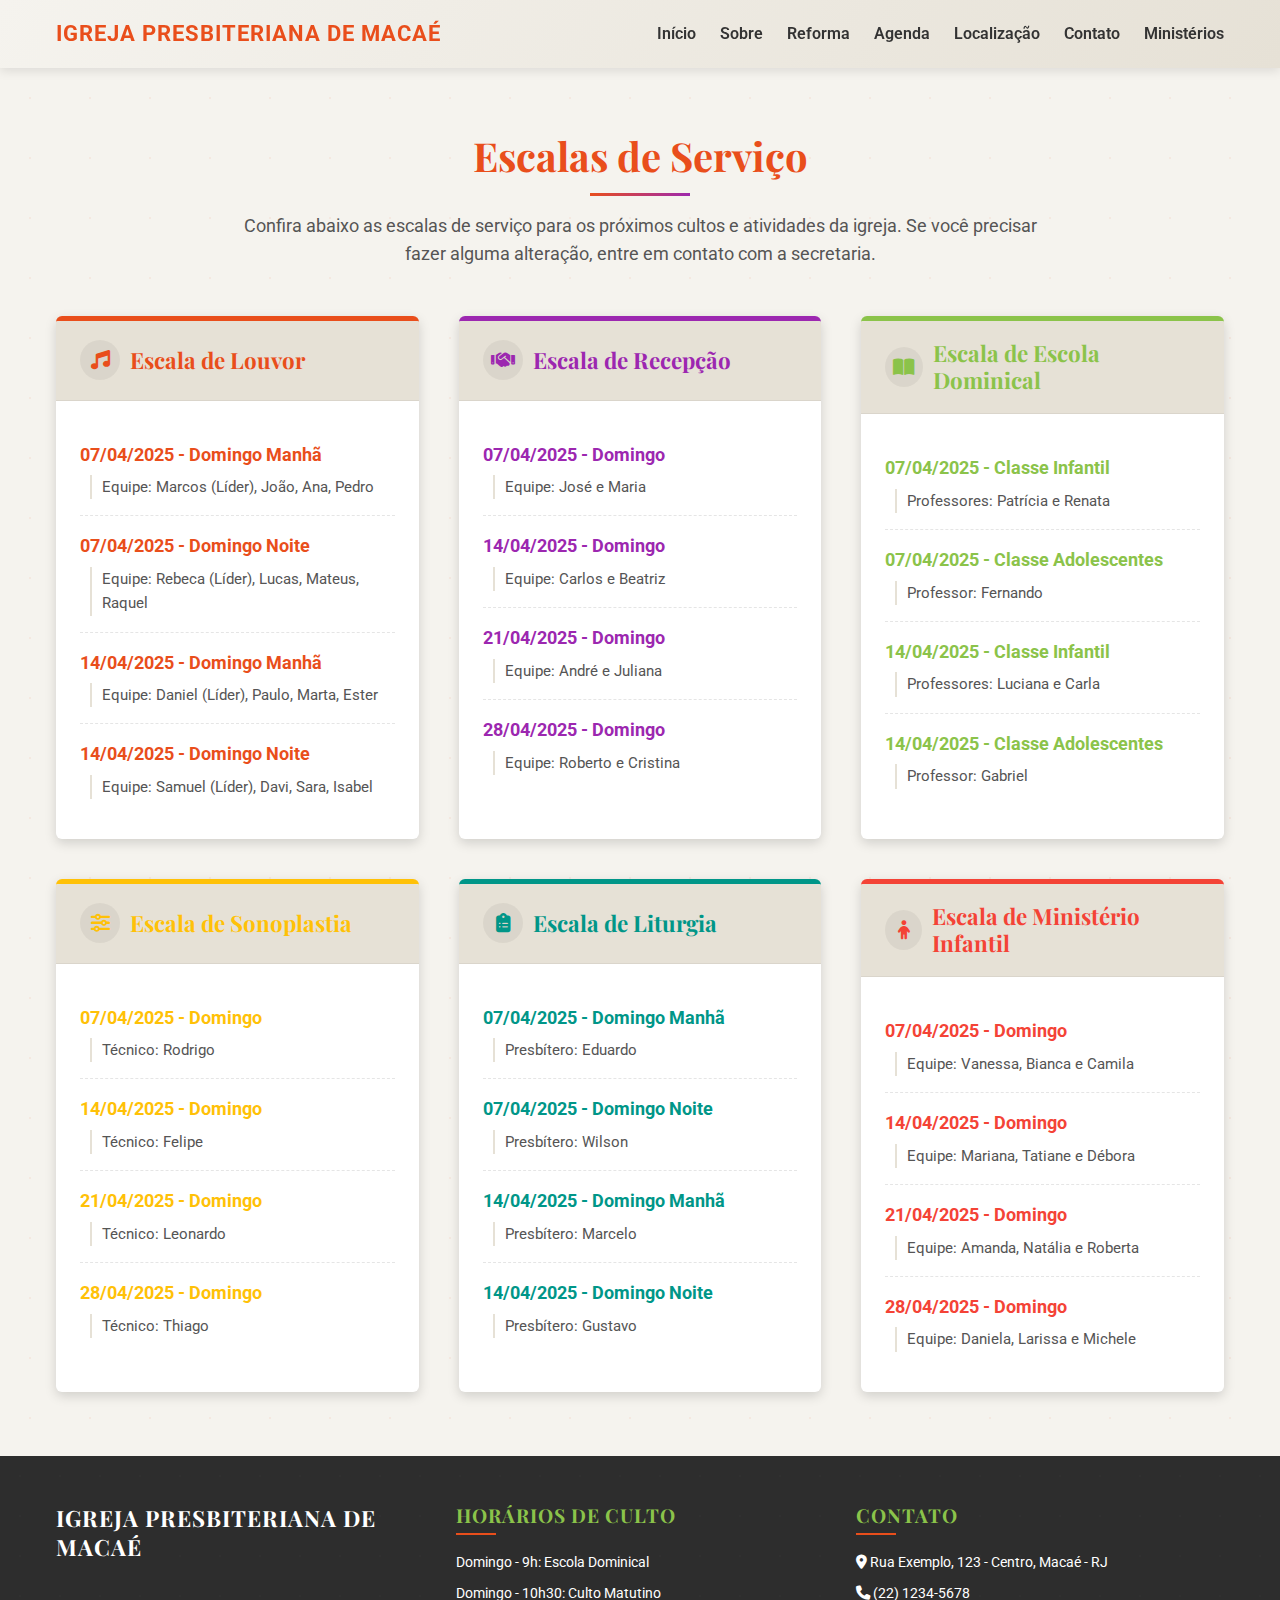
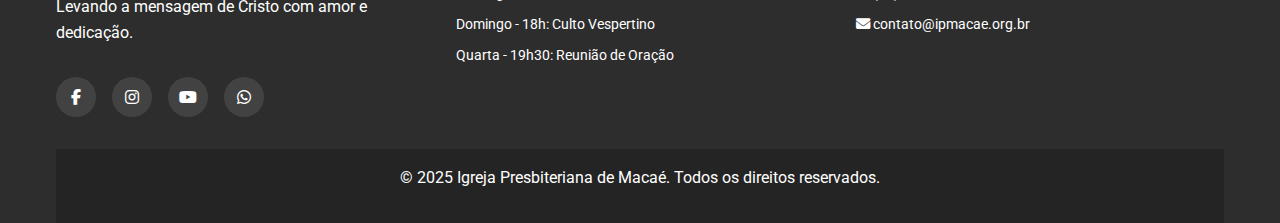
<file: escalas.html>
<!DOCTYPE html>
<html lang="pt-BR">
<head>
    <meta charset="UTF-8">
    <meta name="viewport" content="width=device-width, initial-scale=1.0">
    <title>Igreja Presbiteriana de Macaé</title>
    <link rel="preconnect" href="https://fonts.googleapis.com">
    <link rel="preconnect" href="https://fonts.gstatic.com" crossorigin>
    <link href="https://fonts.googleapis.com/css2?family=Roboto:wght@300;400;500;700&family=Playfair+Display:wght@400;700&display=swap" rel="stylesheet">
    <link rel="stylesheet" href="https://cdnjs.cloudflare.com/ajax/libs/font-awesome/6.5.1/css/all.min.css">
    <meta name="description" content="Igreja Presbiteriana de Macaé - Uma comunidade comprometida com o ensino bíblico, a adoração sincera e o serviço ao próximo.">
    <link rel="stylesheet" href="./assets/styles/escalas.css">
</head>
<body>
    <header>
        <div class="container header-container">
            <div class="logo">
                <a href="index.html">
                    <span>Igreja Presbiteriana de Macaé</span>
                </a>
            </div>
            <nav class="main-nav">
                <button class="mobile-menu-toggle" aria-label="Abrir menu">
                    <span></span>
                    <span></span>
                    <span></span>
                </button>
                <ul class="nav-links">
                    <li><a href="index.html">Início</a></li>
                    <li><a href="sobre.html">Sobre</a></li>
                    <li><a href="index.html#reforma">Reforma</a></li>
                    <li><a href="index.html#agenda">Agenda</a></li>
                    <li><a href="index.html#localizacao">Localização</a></li>
                    <li><a href="index.html#contato">Contato</a></li>
                    <li><a href="index.html#ministerios">Ministérios</a></li>
                    
                </ul>
            </nav>
        </div>
    </header>
    
    <main class="main-content">
        <div class="container">
            <div class="page-header">
                <h1>Escalas de Serviço</h1>
                <p class="page-description">Confira abaixo as escalas de serviço para os próximos cultos e atividades da igreja. Se você precisar fazer alguma alteração, entre em contato com a secretaria.</p>
            </div>
            
            <div class="escalas-grid">
                <div class="escala-card">
                    <div class="escala-header">
                        <h3 class="escala-title">
                            <span class="escala-icon"><i class="fas fa-music"></i></span>
                            Escala de Louvor
                        </h3>
                    </div>
                    <div class="escala-content">
                        <ul class="escala-lista">
                            <li class="escala-item">
                                <span class="escala-data">07/04/2025 - Domingo Manhã</span>
                                <span class="escala-pessoa">Equipe: Marcos (Líder), João, Ana, Pedro</span>
                            </li>
                            <li class="escala-item">
                                <span class="escala-data">07/04/2025 - Domingo Noite</span>
                                <span class="escala-pessoa">Equipe: Rebeca (Líder), Lucas, Mateus, Raquel</span>
                            </li>
                            <li class="escala-item">
                                <span class="escala-data">14/04/2025 - Domingo Manhã</span>
                                <span class="escala-pessoa">Equipe: Daniel (Líder), Paulo, Marta, Ester</span>
                            </li>
                            <li class="escala-item">
                                <span class="escala-data">14/04/2025 - Domingo Noite</span>
                                <span class="escala-pessoa">Equipe: Samuel (Líder), Davi, Sara, Isabel</span>
                            </li>
                        </ul>
                    </div>
                </div>
                
                <div class="escala-card">
                    <div class="escala-header">
                        <h3 class="escala-title">
                            <span class="escala-icon"><i class="fas fa-handshake"></i></span>
                            Escala de Recepção
                        </h3>
                    </div>
                    <div class="escala-content">
                        <ul class="escala-lista">
                            <li class="escala-item">
                                <span class="escala-data">07/04/2025 - Domingo</span>
                                <span class="escala-pessoa">Equipe: José e Maria</span>
                            </li>
                            <li class="escala-item">
                                <span class="escala-data">14/04/2025 - Domingo</span>
                                <span class="escala-pessoa">Equipe: Carlos e Beatriz</span>
                            </li>
                            <li class="escala-item">
                                <span class="escala-data">21/04/2025 - Domingo</span>
                                <span class="escala-pessoa">Equipe: André e Juliana</span>
                            </li>
                            <li class="escala-item">
                                <span class="escala-data">28/04/2025 - Domingo</span>
                                <span class="escala-pessoa">Equipe: Roberto e Cristina</span>
                            </li>
                        </ul>
                    </div>
                </div>
                
                <div class="escala-card">
                    <div class="escala-header">
                        <h3 class="escala-title">
                            <span class="escala-icon"><i class="fas fa-book-open"></i></span>
                            Escala de Escola Dominical
                        </h3>
                    </div>
                    <div class="escala-content">
                        <ul class="escala-lista">
                            <li class="escala-item">
                                <span class="escala-data">07/04/2025 - Classe Infantil</span>
                                <span class="escala-pessoa">Professores: Patrícia e Renata</span>
                            </li>
                            <li class="escala-item">
                                <span class="escala-data">07/04/2025 - Classe Adolescentes</span>
                                <span class="escala-pessoa">Professor: Fernando</span>
                            </li>
                            <li class="escala-item">
                                <span class="escala-data">14/04/2025 - Classe Infantil</span>
                                <span class="escala-pessoa">Professores: Luciana e Carla</span>
                            </li>
                            <li class="escala-item">
                                <span class="escala-data">14/04/2025 - Classe Adolescentes</span>
                                <span class="escala-pessoa">Professor: Gabriel</span>
                            </li>
                        </ul>
                    </div>
                </div>
                
                <div class="escala-card">
                    <div class="escala-header">
                        <h3 class="escala-title">
                            <span class="escala-icon"><i class="fas fa-sliders-h"></i></span>
                            Escala de Sonoplastia
                        </h3>
                    </div>
                    <div class="escala-content">
                        <ul class="escala-lista">
                            <li class="escala-item">
                                <span class="escala-data">07/04/2025 - Domingo</span>
                                <span class="escala-pessoa">Técnico: Rodrigo</span>
                            </li>
                            <li class="escala-item">
                                <span class="escala-data">14/04/2025 - Domingo</span>
                                <span class="escala-pessoa">Técnico: Felipe</span>
                            </li>
                            <li class="escala-item">
                                <span class="escala-data">21/04/2025 - Domingo</span>
                                <span class="escala-pessoa">Técnico: Leonardo</span>
                            </li>
                            <li class="escala-item">
                                <span class="escala-data">28/04/2025 - Domingo</span>
                                <span class="escala-pessoa">Técnico: Thiago</span>
                            </li>
                        </ul>
                    </div>
                </div>
                
                <div class="escala-card">
                    <div class="escala-header">
                        <h3 class="escala-title">
                            <span class="escala-icon"><i class="fas fa-clipboard-list"></i></span>
                            Escala de Liturgia
                        </h3>
                    </div>
                    <div class="escala-content">
                        <ul class="escala-lista">
                            <li class="escala-item">
                                <span class="escala-data">07/04/2025 - Domingo Manhã</span>
                                <span class="escala-pessoa">Presbítero: Eduardo</span>
                            </li>
                            <li class="escala-item">
                                <span class="escala-data">07/04/2025 - Domingo Noite</span>
                                <span class="escala-pessoa">Presbítero: Wilson</span>
                            </li>
                            <li class="escala-item">
                                <span class="escala-data">14/04/2025 - Domingo Manhã</span>
                                <span class="escala-pessoa">Presbítero: Marcelo</span>
                            </li>
                            <li class="escala-item">
                                <span class="escala-data">14/04/2025 - Domingo Noite</span>
                                <span class="escala-pessoa">Presbítero: Gustavo</span>
                            </li>
                        </ul>
                    </div>
                </div>
                
                <div class="escala-card">
                    <div class="escala-header">
                        <h3 class="escala-title">
                            <span class="escala-icon"><i class="fas fa-child"></i></span>
                            Escala de Ministério Infantil
                        </h3>
                    </div>
                    <div class="escala-content">
                        <ul class="escala-lista">
                            <li class="escala-item">
                                <span class="escala-data">07/04/2025 - Domingo</span>
                                <span class="escala-pessoa">Equipe: Vanessa, Bianca e Camila</span>
                            </li>
                            <li class="escala-item">
                                <span class="escala-data">14/04/2025 - Domingo</span>
                                <span class="escala-pessoa">Equipe: Mariana, Tatiane e Débora</span>
                            </li>
                            <li class="escala-item">
                                <span class="escala-data">21/04/2025 - Domingo</span>
                                <span class="escala-pessoa">Equipe: Amanda, Natália e Roberta</span>
                            </li>
                            <li class="escala-item">
                                <span class="escala-data">28/04/2025 - Domingo</span>
                                <span class="escala-pessoa">Equipe: Daniela, Larissa e Michele</span>
                            </li>
                        </ul>
                    </div>
                </div>
            </div>
        </div>
    </main>
    
    <footer>
        <div class="container">
            <div class="footer-container">
                <div class="footer-section">
                    <div class="footer-logo">
                        <h3>Igreja Presbiteriana de Macaé</h3>
                    </div>
                    <p>Levando a mensagem de Cristo com amor e dedicação.</p>
                    <div class="social-icons">
                        <a href="#" aria-label="Facebook"><i class="fab fa-facebook-f"></i></a>
                        <a href="#" aria-label="Instagram"><i class="fab fa-instagram"></i></a>
                        <a href="#" aria-label="YouTube"><i class="fab fa-youtube"></i></a>
                        <a href="#" aria-label="WhatsApp"><i class="fab fa-whatsapp"></i></a>
                    </div>
                </div>
                
                <div class="footer-section">
                    <h4>Horários de Culto</h4>
                    <div class="footer-horarios">
                        <p>Domingo - 9h: Escola Dominical</p>
                        <p>Domingo - 10h30: Culto Matutino</p>
                        <p>Domingo - 18h: Culto Vespertino</p>
                        <p>Quarta - 19h30: Reunião de Oração</p>
                    </div>
                </div>
                
                <div class="footer-section">
                    <h4>Contato</h4>
                    <div class="footer-contact">
                        <p><i class="fas fa-map-marker-alt"></i> Rua Exemplo, 123 - Centro, Macaé - RJ</p>
                        <p><i class="fas fa-phone"></i> (22) 1234-5678</p>
                        <p><i class="fas fa-envelope"></i> contato@ipmacae.org.br</p>
                    </div>
                </div>
            </div>
            
            <div class="copyright">
                <p>&copy; 2025 Igreja Presbiteriana de Macaé. Todos os direitos reservados.</p>
            </div>
        </div>
    </footer>
    
    <script src="./assets/js/menu.js"></script>
</body>
</html>
</file>
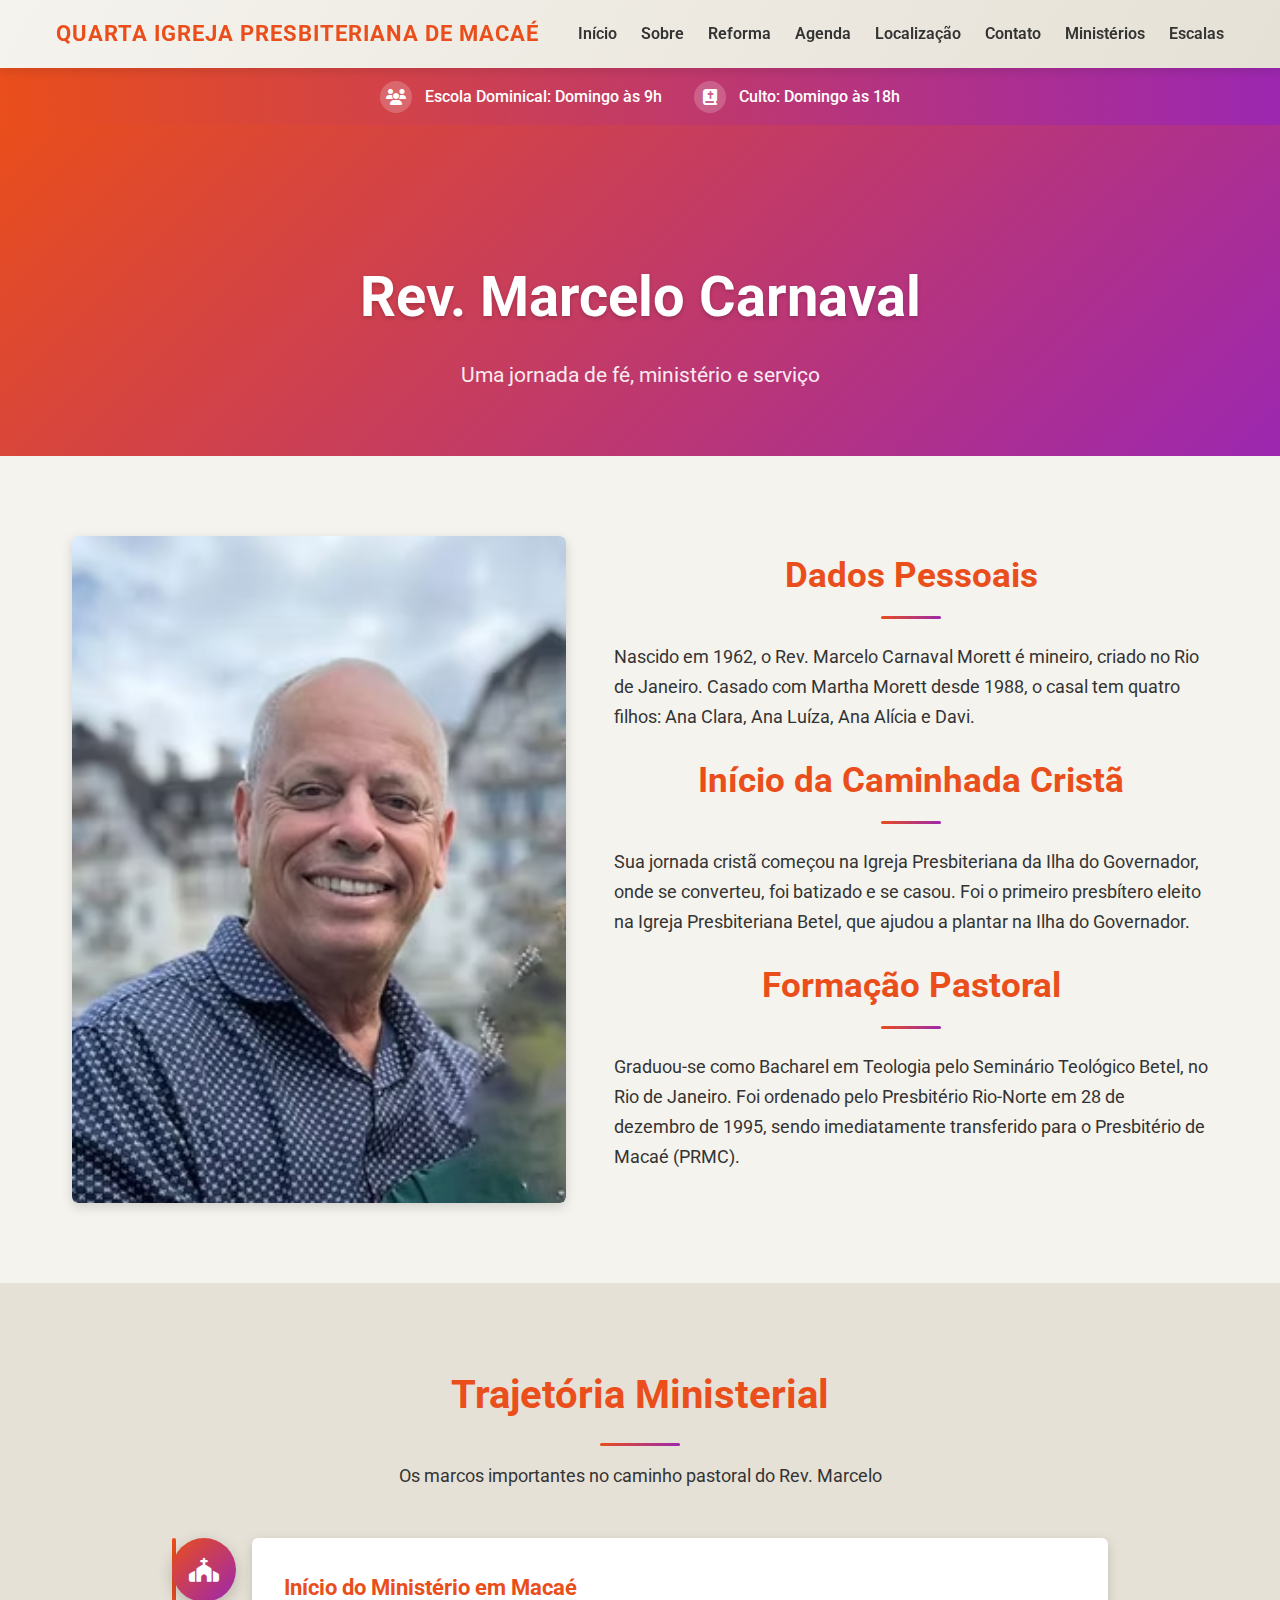
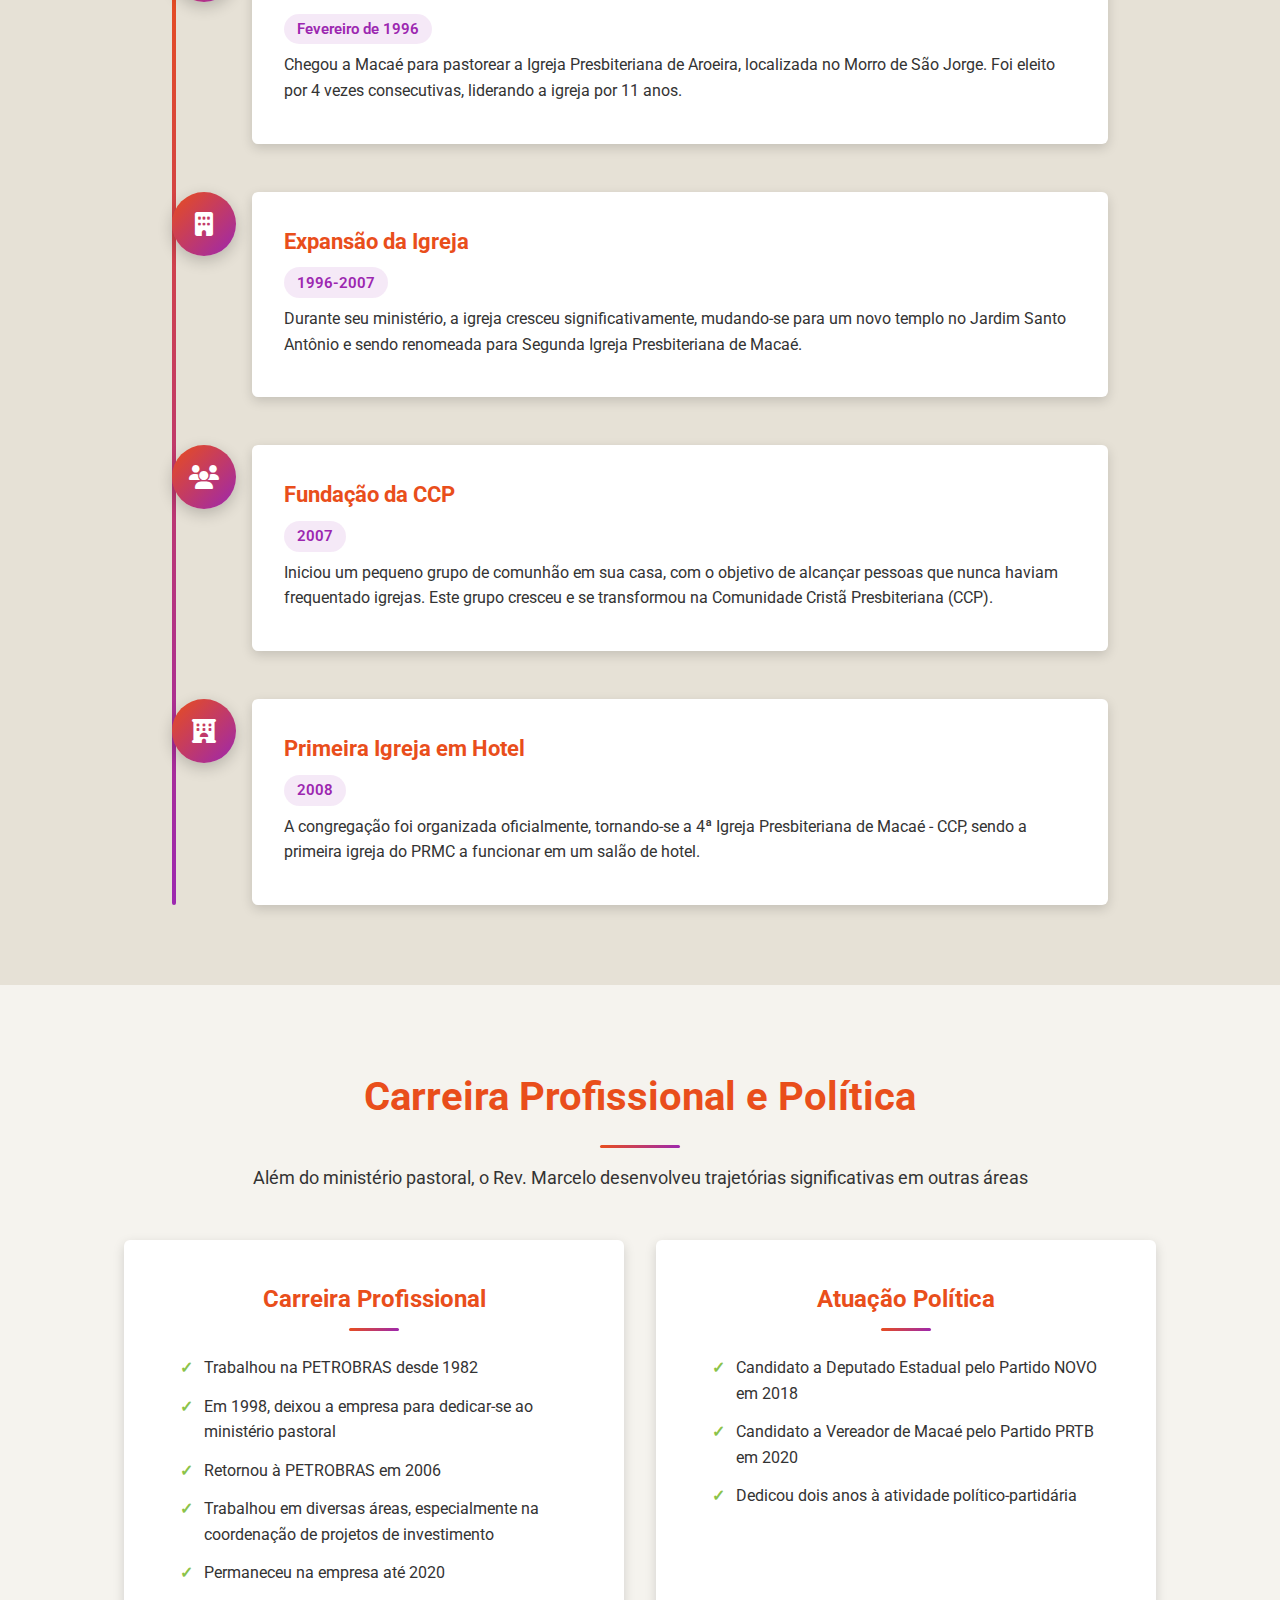
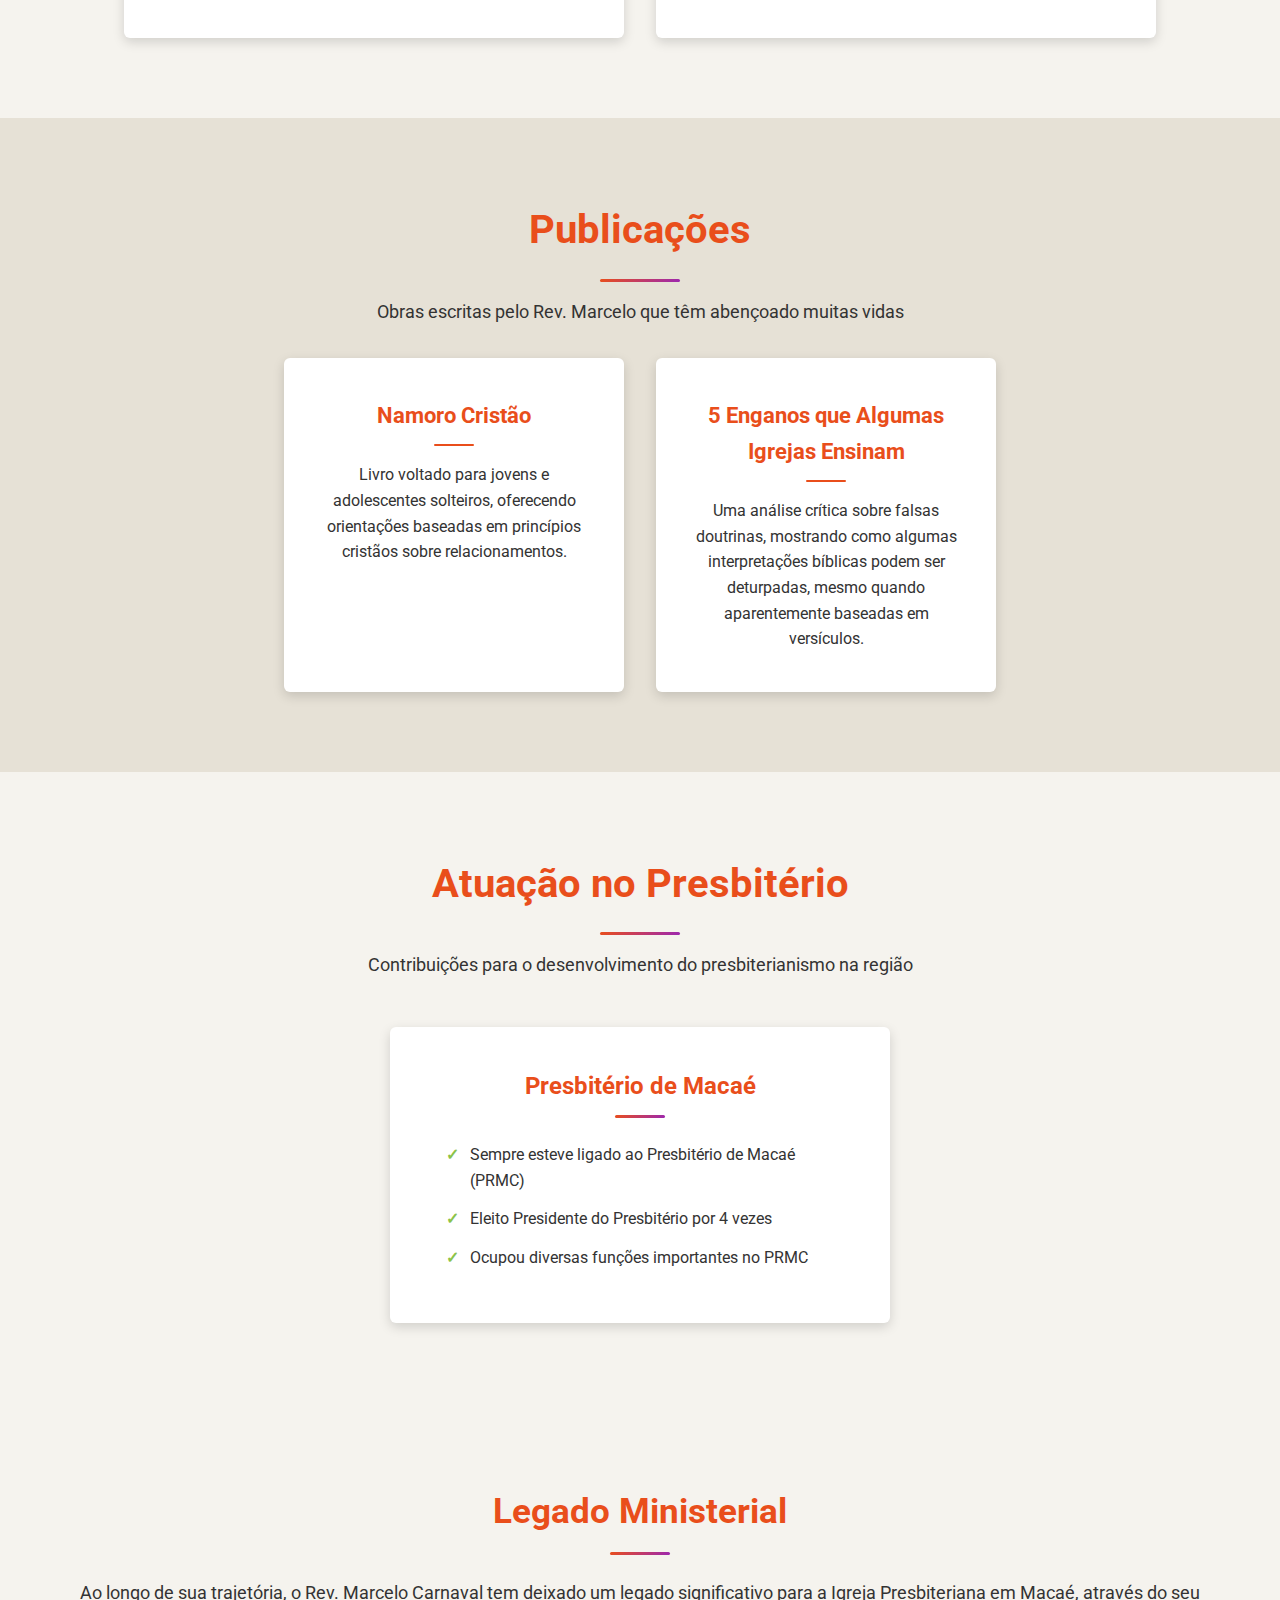
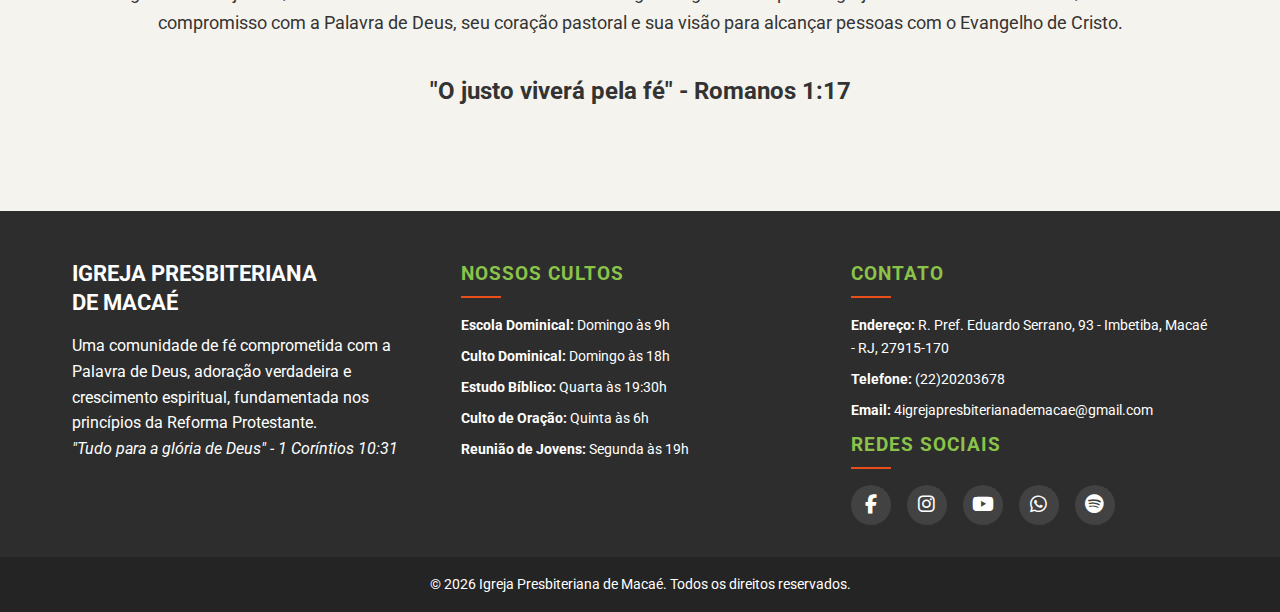
<file: pastor.html>
<!DOCTYPE html>
<html lang="pt-BR">
<head>
    <meta charset="UTF-8">
    <meta name="viewport" content="width=device-width, initial-scale=1.0">
    
    <!-- Essential SEO Meta Tags -->
    <meta name="description" content="Conheça a história e trajetória do Rev. Marcelo Carnaval, sua formação, ministério e contribuições para a Igreja Presbiteriana de Macaé.">
    <meta name="author" content="Quarta Igreja Presbiteriana de Macaé">
    <link rel="preconnect" href="https://fonts.googleapis.com">
    <link rel="preconnect" href="https://fonts.gstatic.com" crossorigin>
    <link href="https://fonts.googleapis.com/css2?family=Roboto:wght@400;500;700&family=Playfair+Display:wght@500;600;700&display=swap" rel="stylesheet">
        <!-- Stylesheet -->
    <link rel="stylesheet" href="./assets/styles/pastor.css">
    <!-- Fontawesome -->
    <link rel="stylesheet" href="https://cdnjs.cloudflare.com/ajax/libs/font-awesome/6.4.2/css/all.min.css">
    
    <title>Rev. Marcelo Carnaval - Trajetória | Quarta Igreja Presbiteriana de Macaé</title>
</head>
<body>
    <!-- Cabeçalho -->
    <header>
        <div class="container header-container">
            <div class="logo">
                <a href="index.html">
                    <span>Quarta Igreja Presbiteriana de Macaé</span>
                </a>
            </div>
            <nav class="main-nav">
                <button class="mobile-menu-toggle" aria-label="Abrir menu">
                    <span></span>
                    <span></span>
                    <span></span>
                </button>
                <ul class="nav-links">
                    <li><a href="index.html">Início</a></li>
                    <li><a href="sobre.html">Sobre</a></li>
                    <li><a href="index.html#reforma">Reforma</a></li>
                    <li><a href="index.html#agenda">Agenda</a></li>
                    <li><a href="index.html#localizacao">Localização</a></li>
                    <li><a href="index.html#contato">Contato</a></li>
                    <li><a href="index.html#ministerios">Ministérios</a></li>
                    <li><a href="escalas.html">Escalas</a></li>
                </ul>
            </nav>
        </div>
    </header>
    
    <!-- Barra de próximos eventos -->
    <div class="proximos-eventos">
        <div class="container">
            <div class="eventos-slider">
                <div class="evento-item">
                    <div class="evento-icone">
                        <i class="fas fa-bible"></i>
                    </div>
                    <span>Escola dominical - Domingo 9h</span>
                </div>
                <div class="evento-item">
                    <div class="evento-icone">
                        <i class="fas fa-praying-hands"></i>
                    </div>
                    <span>Culto de Adoração - Domingo 18h</span>
                </div>
                <div class="evento-item">
                    <div class="evento-icone">
                        <i class="fas fa-users"></i>
                    </div>
                    <span>Reunião de Oração - Quarta 19h30</span>
                </div>
            </div>
        </div>
    </div>

    <main>
        <!-- Banner da página -->
        <section class="sobre-banner">
            <div class="container">
                <h1>Rev. Marcelo Carnaval</h1>
                <p class="subtitle">Uma jornada de fé, ministério e serviço</p>
            </div>
        </section>

        <!-- Seção História do Pastor -->
        <section class="sobre-historia" id="trajetoria">
            <div class="container">
                <div class="sobre-content">
                    <div class="sobre-image">
                        <img src="./assets/imagens/Pastor Marcelo.png" alt="Rev. Marcelo Carnaval" loading="lazy">
                    </div>
                    <div class="sobre-text">
                        <h2 class="text-center">Dados Pessoais</h2>
                        <p>Nascido em 1962, o Rev. Marcelo Carnaval Morett é mineiro, criado no Rio de Janeiro. Casado com Martha Morett desde 1988, o casal tem quatro filhos: Ana Clara, Ana Luíza, Ana Alícia e Davi.</p>
                        
                        <h2 class="text-center">Início da Caminhada Cristã</h2>
                        <p>Sua jornada cristã começou na Igreja Presbiteriana da Ilha do Governador, onde se converteu, foi batizado e se casou. Foi o primeiro presbítero eleito na Igreja Presbiteriana Betel, que ajudou a plantar na Ilha do Governador.</p>
                        
                        <h2 class="text-center">Formação Pastoral</h2>
                        <p>Graduou-se como Bacharel em Teologia pelo Seminário Teológico Betel, no Rio de Janeiro. Foi ordenado pelo Presbitério Rio-Norte em 28 de dezembro de 1995, sendo imediatamente transferido para o Presbitério de Macaé (PRMC).</p>
                    </div>
                </div>
            </div>
        </section>

        <!-- Seção de Ministério -->
        <section class="sobre-formacao" id="ministerio">
            <div class="container">
                <h2 class="section-title text-center">Trajetória Ministerial</h2>
                <p class="section-description text-center">Os marcos importantes no caminho pastoral do Rev. Marcelo</p>
                
                <div class="timeline">
                    <div class="timeline-item">
                        <div class="timeline-marker">
                            <i class="fas fa-church"></i>
                        </div>
                        <div class="timeline-content">
                            <h3>Início do Ministério em Macaé</h3>
                            <p class="timeline-date">Fevereiro de 1996</p>
                            <p>Chegou a Macaé para pastorear a Igreja Presbiteriana de Aroeira, localizada no Morro de São Jorge. Foi eleito por 4 vezes consecutivas, liderando a igreja por 11 anos.</p>
                        </div>
                    </div>
                    
                    <div class="timeline-item">
                        <div class="timeline-marker">
                            <i class="fas fa-building"></i>
                        </div>
                        <div class="timeline-content">
                            <h3>Expansão da Igreja</h3>
                            <p class="timeline-date">1996-2007</p>
                            <p>Durante seu ministério, a igreja cresceu significativamente, mudando-se para um novo templo no Jardim Santo Antônio e sendo renomeada para Segunda Igreja Presbiteriana de Macaé.</p>
                        </div>
                    </div>
                    
                    <div class="timeline-item">
                        <div class="timeline-marker">
                            <i class="fas fa-users"></i>
                        </div>
                        <div class="timeline-content">
                            <h3>Fundação da CCP</h3>
                            <p class="timeline-date">2007</p>
                            <p>Iniciou um pequeno grupo de comunhão em sua casa, com o objetivo de alcançar pessoas que nunca haviam frequentado igrejas. Este grupo cresceu e se transformou na Comunidade Cristã Presbiteriana (CCP).</p>
                        </div>
                    </div>
                    
                    <div class="timeline-item">
                        <div class="timeline-marker">
                            <i class="fas fa-hotel"></i>
                        </div>
                        <div class="timeline-content">
                            <h3>Primeira Igreja em Hotel</h3>
                            <p class="timeline-date">2008</p>
                            <p>A congregação foi organizada oficialmente, tornando-se a 4ª Igreja Presbiteriana de Macaé - CCP, sendo a primeira igreja do PRMC a funcionar em um salão de hotel.</p>
                        </div>
                    </div>
                </div>
            </div>
        </section>

        <!-- Seção Profissional e Política -->
        <section class="especialidades" id="carreira">
            <div class="container">
                <h2 class="section-title text-center">Carreira Profissional e Política</h2>
                <p class="section-description text-center">Além do ministério pastoral, o Rev. Marcelo desenvolveu trajetórias significativas em outras áreas</p>
                
                <div class="especialidades-container">
                    <div class="coluna-especialidade">
                        <h3>Carreira Profissional</h3>
                        <ul>
                            <li>Trabalhou na PETROBRAS desde 1982</li>
                            <li>Em 1998, deixou a empresa para dedicar-se ao ministério pastoral</li>
                            <li>Retornou à PETROBRAS em 2006</li>
                            <li>Trabalhou em diversas áreas, especialmente na coordenação de projetos de investimento</li>
                            <li>Permaneceu na empresa até 2020</li>
                        </ul>
                    </div>
                    <div class="coluna-especialidade">
                        <h3>Atuação Política</h3>
                        <ul>
                            <li>Candidato a Deputado Estadual pelo Partido NOVO em 2018</li>
                            <li>Candidato a Vereador de Macaé pelo Partido PRTB em 2020</li>
                            <li>Dedicou dois anos à atividade político-partidária</li>
                        </ul>
                    </div>
                </div>
            </div>
        </section>

        <!-- Seção de Publicações -->
        <section class="diferenciais" id="publicacoes">
            <div class="container">
                <h2 class="section-title text-center">Publicações</h2>
                <p class="section-description text-center">Obras escritas pelo Rev. Marcelo que têm abençoado muitas vidas</p>
                
                <div class="container-diferenciais">
                    <article class="coluna-diferencial">
                        <h3>Namoro Cristão</h3>
                        <p>Livro voltado para jovens e adolescentes solteiros, oferecendo orientações baseadas em princípios cristãos sobre relacionamentos.</p>
                    </article>
                    
                    <article class="coluna-diferencial">
                        <h3>5 Enganos que Algumas Igrejas Ensinam</h3>
                        <p>Uma análise crítica sobre falsas doutrinas, mostrando como algumas interpretações bíblicas podem ser deturpadas, mesmo quando aparentemente baseadas em versículos.</p>
                    </article>
                </div>
            </div>
        </section>

        <!-- Seção de Atuação Presbiterial -->
        <section class="especialidades" id="atuacao-presbiterial">
            <div class="container">
                <h2 class="section-title text-center">Atuação no Presbitério</h2>
                <p class="section-description text-center">Contribuições para o desenvolvimento do presbiterianismo na região</p>
                
                <div class="especialidades-container">
                    <div class="coluna-especialidade">
                        <h3>Presbitério de Macaé</h3>
                        <ul>
                            <li>Sempre esteve ligado ao Presbitério de Macaé (PRMC)</li>
                            <li>Eleito Presidente do Presbitério por 4 vezes</li>
                            <li>Ocupou diversas funções importantes no PRMC</li>
                        </ul>
                    </div>
                </div>
            </div>
        </section>

        <!-- Seção de Agradecimento/Conclusão -->
        <section class="sobre-historia" id="gratidao">
            <div class="container">
                <div class="sobre-content">
                    <div class="sobre-text" style="flex: 1 1 100%; text-align: center;">
                        <h2 class="text-center">Legado Ministerial</h2>
                        <p>Ao longo de sua trajetória, o Rev. Marcelo Carnaval tem deixado um legado significativo para a Igreja Presbiteriana em Macaé, através do seu compromisso com a Palavra de Deus, seu coração pastoral e sua visão para alcançar pessoas com o Evangelho de Cristo.</p>
                        
                        <p style="font-size: 1.5rem; font-weight: bold; margin-top: 2rem;">"O justo viverá pela fé" - Romanos 1:17</p>
                    </div>
                </div>
            </div>
        </section>
    </main>

    <!-- Rodapé -->
    <footer>
        <div id="contato" class="container footer-container">
            <!-- Seção 1: Logo e Sobre -->
            <div class="footer-section">
                <div class="footer-logo">
                    <h3>Quarta Igreja<br>Presbiteriana de Macaé</h3>
                </div>
                <p>Uma comunidade de fé comprometida com a Palavra de Deus, adoração verdadeira e crescimento espiritual, fundamentada nos princípios da Reforma Protestante.</p>
                <p><em>"Tudo para a glória de Deus" - 1 Coríntios 10:31</em></p>
            </div>
            
            <!-- Seção 2: Horários dos Cultos -->
            <div class="footer-section">
                <h4>Nossos Cultos</h4>
                <div class="footer-horarios">
                    <p><strong>Culto Dominical:</strong> Domingo às 10h e 18h</p>
                    <p><strong>Escola Dominical:</strong> Domingo às 9h</p>
                    <p><strong>Estudo Bíblico:</strong> Quarta às 19h30</p>
                    <p><strong>Culto de Oração:</strong> Sexta às 19h</p>
                    <p><strong>Reunião de Jovens:</strong> Sábado às 19h</p>
                </div>
            </div>
            
            <!-- Seção 3: Contato e Horários -->
            <div class="footer-section">
                <div class="footer-contact">
                    <h4>Contato</h4>
                    <p><strong>Endereço:</strong> Rua XXXX, nº XXX - Bairro, Macaé - RJ</p>
                    <p><strong>Telefone:</strong> (22) XXXX-XXXX</p>
                    <p><strong>Email:</strong> contato@ipmacae.com.br</p>
                </div>
                
                <div class="footer-social">
                    <h4>Redes Sociais</h4>
                    <div class="social-icons">
                        <a href="#" aria-label="Facebook">
                            <i class="fab fa-facebook-f"></i>
                        </a>
                        <a href="#" aria-label="Instagram">
                            <i class="fab fa-instagram"></i>
                        </a>
                        <a href="#" aria-label="YouTube">
                            <i class="fab fa-youtube"></i>
                        </a>
                        <a href="#" aria-label="WhatsApp">
                            <i class="fab fa-whatsapp"></i>
                        </a>
                        <a href="#" aria-label="Spotify">
                            <i class="fab fa-spotify"></i>
                        </a>
                    </div>
                </div>
            </div>
        </div>
        
        <!-- Copyright -->
        <div class="copyright">
            <div class="container">
                <p>&copy; 2025 Quarta Igreja Presbiteriana de Macaé. Todos os direitos reservados.</p>
            </div>
        </div>
    </footer>
    
    <!-- Scripts -->
    <script src="./assets/js/menu.js"></script>
    <script src="./assets/js/atualizador-conteudo-dinamico.js"></script>
</body>
</html>
</file>
<file: assets/styles/escalas.css>
/* ============================================
   ESCALAS.CSS - SISTEMA DE ESTILO SUSTENTÁVEL
   Quarta Igreja Presbiteriana de Macaé
   ============================================ */

/* --------------------------------------
   1. VARIÁVEIS E CONFIGURAÇÕES GLOBAIS
   -------------------------------------- */
   :root {
    /* Cores principais */
    --primary-color: #e94e1b;       /* Laranja vibrante */
    --secondary-color: #9c27b0;     /* Roxo intenso */
    --accent-color: #8bc34a;        /* Verde lima */
    
    /* Cores neutras */
    --text-color: #333;
    --light-text: #fff;
    --dark-bg: #2d2d2d;
    --light-bg: #f5f3ee;            /* Fundo creme claro */
    --gray-bg: #e6e1d6;             /* Fundo bege */
    
    /* Cores vibrantes adicionais */
    --vibrant-yellow: #ffc107;
    --vibrant-red: #f44336;
    --vibrant-teal: #009688;
    
    /* Gradientes */
    --gradient-bg: linear-gradient(135deg, var(--primary-color) 0%, var(--secondary-color) 100%);
    
    /* Utilitários */
    --transition: all 0.3s ease;
    --shadow: 0 4px 12px rgba(0, 0, 0, 0.15);
    --shadow-hover: 0 12px 20px rgba(0, 0, 0, 0.2);
    --border-radius: 6px;
    
    /* Espaçamentos */
    --space-xs: 0.5rem;
    --space-sm: 1rem;
    --space-md: 1.5rem;
    --space-lg: 2rem;
    --space-xl: 3rem;
    --space-xxl: 4rem;
}

/* --------------------------------------
   2. RESET E ESTILOS BASE
   -------------------------------------- */
* {
    margin: 0;
    padding: 0;
    box-sizing: border-box;
}

body {
    font-family: 'Roboto', sans-serif;
    color: var(--text-color);
    line-height: 1.6;
    background-color: var(--light-bg);
}

img {
    max-width: 100%;
    height: auto;
    display: block;
}

a {
    text-decoration: none;
    color: var(--primary-color);
    transition: var(--transition);
}

a:hover {
    color: var(--secondary-color);
}

/* --------------------------------------
   3. TIPOGRAFIA
   -------------------------------------- */
h1, h2, h3, h4, h5, h6 {
    font-family: 'Playfair Display', serif;
    margin-bottom: 1rem;
    font-weight: 700;
    line-height: 1.2;
}

h1 {
    font-size: 2.5rem;
    margin-bottom: 1.5rem;
}

h2 {
    font-size: 2rem;
    margin-bottom: 1.2rem;
}

h3 {
    font-size: 1.5rem;
    margin-bottom: 1rem;
}

p {
    margin-bottom: 1rem;
}

/* --------------------------------------
   4. CONTÊINERES E UTILITÁRIOS
   -------------------------------------- */
.container {
    width: 100%;
    max-width: 1200px;
    margin: 0 auto;
    padding: 0 var(--space-sm);
}

.section-title {
    text-align: center;
    position: relative;
    margin-bottom: 2.5rem;
    padding-bottom: 1rem;
}

.section-title::after {
    content: '';
    position: absolute;
    bottom: 0;
    left: 50%;
    transform: translateX(-50%);
    width: 80px;
    height: 3px;
    background-color: var(--accent-color);
}

/* --------------------------------------
   5. HEADER E NAVEGAÇÃO
   -------------------------------------- */
header {
    background: linear-gradient(120deg, var(--light-bg) 0%, var(--gray-bg) 100%);
    box-shadow: 0 3px 10px rgba(0, 0, 0, 0.1);
    position: sticky;
    top: 0;
    z-index: 1000;
}

.header-container {
    display: flex;
    justify-content: space-between;
    align-items: center;
    padding: var(--space-sm);
}

.logo a {
    display: flex;
    align-items: center;
    gap: 0.75rem;
    color: var(--primary-color);
    font-weight: 700;
    font-size: 1.4rem;
    text-transform: uppercase;
    letter-spacing: 1px;
}

/* Navegação principal */
.main-nav {
    display: flex;
    align-items: center;
}

.nav-links {
    display: flex;
    list-style: none;
    gap: 1.5rem;
}

.nav-links a {
    color: var(--text-color);
    font-weight: 600;
    position: relative;
}

.nav-links a:not(.btn-nav):hover, 
.nav-links a.active {
    color: var(--primary-color);
}

.nav-links a:not(.btn-nav)::after {
    content: '';
    position: absolute;
    bottom: -5px;
    left: 0;
    width: 0;
    height: 3px;
    background-color: var(--primary-color);
    transition: var(--transition);
}

.nav-links a:not(.btn-nav):hover::after,
.nav-links a.active::after {
    width: 100%;
}

/* Botão de menu móvel */
.mobile-menu-toggle {
    display: none;
    background: none;
    border: none;
    cursor: pointer;
}

.mobile-menu-toggle span {
    display: block;
    width: 25px;
    height: 3px;
    background-color: var(--primary-color);
    margin: 5px 0;
    transition: var(--transition);
}

/* Animação do botão hambúrguer */
.mobile-menu-toggle.active span:nth-child(1) {
    transform: rotate(45deg) translate(5px, 5px);
}

.mobile-menu-toggle.active span:nth-child(2) {
    opacity: 0;
}

.mobile-menu-toggle.active span:nth-child(3) {
    transform: rotate(-45deg) translate(5px, -5px);
}

/* --------------------------------------
   6. CONTEÚDO PRINCIPAL
   -------------------------------------- */
.main-content {
    padding: var(--space-xxl) 0;
    position: relative;
    overflow: hidden;
}

.main-content::before {
    content: '';
    position: absolute;
    top: 0;
    left: 0;
    width: 100%;
    height: 100%;
    background-image: url('data:image/svg+xml;utf8,<svg xmlns="http://www.w3.org/2000/svg" width="100" height="100" viewBox="0 0 100 100"><circle cx="50" cy="50" r="1.5" fill="%23e94e1b" opacity="0.1"/></svg>');
    background-size: 60px 60px;
    z-index: -1;
}

.page-header {
    text-align: center;
    margin-bottom: var(--space-xl);
    animation: fadeIn 1s ease;
}

.page-header h1 {
    color: var(--primary-color);
    margin-bottom: var(--space-sm);
    position: relative;
    display: inline-block;
    padding-bottom: var(--space-sm);
}

.page-header h1::after {
    content: '';
    position: absolute;
    bottom: 0;
    left: 50%;
    transform: translateX(-50%);
    width: 100px;
    height: 3px;
    background: var(--gradient-bg);
}

.page-description {
    max-width: 800px;
    margin: 0 auto;
    color: #555;
    font-size: 1.1rem;
}

/* --------------------------------------
   7. GRID DE ESCALAS E CARDS
   -------------------------------------- */
.escalas-grid {
    display: grid;
    grid-template-columns: repeat(auto-fill, minmax(340px, 1fr));
    gap: 2.5rem;
    margin-top: var(--space-xl);
}

.escala-card {
    background-color: var(--light-text);
    border-radius: var(--border-radius);
    overflow: hidden;
    box-shadow: var(--shadow);
    transition: var(--transition);
    border-top: 5px solid var(--primary-color);
    position: relative;
    z-index: 1;
    animation: fadeIn 0.8s ease;
}

.escala-card:hover {
    transform: translateY(-8px);
    box-shadow: var(--shadow-hover);
}

/* Variação de cores para cards */
.escala-card:nth-child(2) {
    border-top-color: var(--secondary-color);
}

.escala-card:nth-child(3) {
    border-top-color: var(--accent-color);
}

.escala-card:nth-child(4) {
    border-top-color: var(--vibrant-yellow);
}

.escala-card:nth-child(5) {
    border-top-color: var(--vibrant-teal);
}

.escala-card:nth-child(6) {
    border-top-color: var(--vibrant-red);
}

/* Cabeçalho do card */
.escala-header {
    background: var(--gray-bg);
    padding: 1.2rem 1.5rem;
    border-bottom: 1px solid rgba(0, 0, 0, 0.05);
}

.escala-title {
    font-size: 1.4rem;
    color: var(--primary-color);
    margin: 0;
    display: flex;
    align-items: center;
    gap: 10px;
}

.escala-card:nth-child(2) .escala-title {
    color: var(--secondary-color);
}

.escala-card:nth-child(3) .escala-title {
    color: var(--accent-color);
}

.escala-card:nth-child(4) .escala-title {
    color: var(--vibrant-yellow);
}

.escala-card:nth-child(5) .escala-title {
    color: var(--vibrant-teal);
}

.escala-card:nth-child(6) .escala-title {
    color: var(--vibrant-red);
}

.escala-icon {
    width: 40px;
    height: 40px;
    border-radius: 50%;
    display: flex;
    align-items: center;
    justify-content: center;
    font-size: 1.2rem;
    background: rgba(0, 0, 0, 0.05);
}

/* Conteúdo do card */
.escala-content {
    padding: 1.5rem;
}

.escala-lista {
    list-style: none;
}

.escala-item {
    padding: var(--space-sm) 0;
    border-bottom: 1px dashed rgba(0, 0, 0, 0.1);
    transition: var(--transition);
}

.escala-item:last-child {
    border-bottom: none;
}

.escala-item:hover {
    background-color: rgba(0, 0, 0, 0.02);
    padding-left: 8px;
}

.escala-data {
    font-weight: 700;
    color: var(--primary-color);
    display: block;
    margin-bottom: 0.4rem;
    font-size: 1.1rem;
}

.escala-card:nth-child(2) .escala-data {
    color: var(--secondary-color);
}

.escala-card:nth-child(3) .escala-data {
    color: var(--accent-color);
}

.escala-card:nth-child(4) .escala-data {
    color: var(--vibrant-yellow);
}

.escala-card:nth-child(5) .escala-data {
    color: var(--vibrant-teal);
}

.escala-card:nth-child(6) .escala-data {
    color: var(--vibrant-red);
}

.escala-pessoa {
    display: block;
    font-size: 0.95rem;
    margin-left: 10px;
    border-left: 2px solid var(--gray-bg);
    padding-left: 10px;
    color: #555;
}

/* --------------------------------------
   8. RODAPÉ
   -------------------------------------- */
footer {
    background: var(--dark-bg);
    color: var(--light-text);
    position: relative;
    overflow: hidden;
    padding: 3rem 0 0;
}

footer::before {
    content: '';
    position: absolute;
    top: 0;
    left: 0;
    width: 100%;
    height: 100%;
    background-image: url('data:image/svg+xml;utf8,<svg xmlns="http://www.w3.org/2000/svg" width="100" height="100" viewBox="0 0 100 100"><circle cx="50" cy="50" r="2" fill="%23ffffff" opacity="0.03"/></svg>');
    background-size: 40px 40px;
}

.footer-container {
    display: grid;
    grid-template-columns: repeat(3, 1fr);
    gap: 2rem;
    position: relative;
    z-index: 1;
}

.footer-section {
    display: flex;
    flex-direction: column;
}

.footer-section h4 {
    color: var(--accent-color);
    margin-bottom: var(--space-sm);
    font-size: 1.2rem;
    letter-spacing: 1px;
    text-transform: uppercase;
    position: relative;
    padding-bottom: 0.5rem;
}

.footer-section h4::after {
    content: '';
    position: absolute;
    bottom: 0;
    left: 0;
    width: 40px;
    height: 2px;
    background-color: var(--primary-color);
}

.footer-logo {
    display: flex;
    align-items: center;
    gap: var(--space-sm);
    margin-bottom: var(--space-sm);
}

.footer-logo h3 {
    color: var(--light-text);
    font-size: 1.4rem;
    line-height: 1.3;
    text-transform: uppercase;
    letter-spacing: 1px;
    position: relative;
    display: inline-block;
}

.footer-contact p,
.footer-horarios p {
    margin-bottom: 0.5rem;
    font-size: 0.9rem;
}

.social-icons {
    display: flex;
    gap: var(--space-sm);
    margin-top: var(--space-sm);
}

.social-icons a {
    display: flex;
    align-items: center;
    justify-content: center;
    width: 40px;
    height: 40px;
    border-radius: 50%;
    background-color: rgba(255, 255, 255, 0.1);
    color: var(--light-text);
    transition: var(--transition);
}

.social-icons a:hover {
    background-color: var(--primary-color);
    transform: translateY(-5px);
}

.copyright {
    background-color: rgba(0, 0, 0, 0.2);
    padding: var(--space-sm) 0;
    margin-top: 2rem;
    text-align: center;
}

/* --------------------------------------
   9. ANIMAÇÕES
   -------------------------------------- */
@keyframes fadeIn {
    from {
        opacity: 0;
        transform: translateY(20px);
    }
    to {
        opacity: 1;
        transform: translateY(0);
    }
}

/* --------------------------------------
   10. RESPONSIVIDADE
   -------------------------------------- */
/* Tablets e desktops menores */
@media (max-width: 992px) {
    .footer-container {
        grid-template-columns: repeat(2, 1fr);
    }
}

/* Tablets e dispositivos móveis */
@media (max-width: 768px) {
    /* Navegação mobile */
    .mobile-menu-toggle {
        display: block;
    }
    
    .nav-links {
        position: fixed;
        top: 80px;
        left: -100%;
        width: 100%;
        height: calc(100vh - 80px);
        background-color: var(--light-bg);
        flex-direction: column;
        align-items: center;
        justify-content: center;
        transition: var(--transition);
        z-index: 999;
    }
    
    .nav-links.active {
        left: 0;
    }
    
    /* Overlay para quando o menu está aberto */
    body::after {
        content: '';
        position: fixed;
        top: 0;
        left: 0;
        width: 100%;
        height: 100%;
        background-color: rgba(0, 0, 0, 0.5);
        z-index: 998;
        opacity: 0;
        visibility: hidden;
        transition: var(--transition);
        pointer-events: none;
    }
    
    body.menu-open::after {
        opacity: 1;
        visibility: visible;
    }
    
    /* Ajuste no grid de escalas */
    .escalas-grid {
        grid-template-columns: 1fr;
        max-width: 500px;
        margin-left: auto;
        margin-right: auto;
    }
    
    /* Footer responsivo */
    .footer-container {
        grid-template-columns: 1fr;
        text-align: center;
    }
    
    .footer-section {
        text-align: center;
        align-items: center;
    }
    
    .footer-section h4::after {
        left: 50%;
        transform: translateX(-50%);
    }
    
    .social-icons {
        justify-content: center;
    }
    
    .footer-logo {
        justify-content: center;
    }
}

/* Dispositivos móveis pequenos */
@media (max-width: 480px) {
    :root {
        --space-xxl: 3rem;
        --space-xl: 2.5rem;
    }
    
    h1 {
        font-size: 2rem;
    }
    
    h2 {
        font-size: 1.7rem;
    }
    
    .section-description {
        padding: 0 var(--space-sm);
    }
    
    .escala-card {
        margin: 0 var(--space-sm);
    }
}
</file>
<file: assets/styles/pastor.css>
/* ============================================
   PASTOR.CSS - SISTEMA DE ESTILO SUSTENTÁVEL
   Quarta Igreja Presbiteriana de Macaé
   ============================================ */

/* --------------------------------------
   1. VARIÁVEIS E CONFIGURAÇÕES GLOBAIS
   -------------------------------------- */
   :root {
    /* Cores principais */
    --primary-color: #e94e1b;       /* Laranja vibrante */
    --secondary-color: #9c27b0;     /* Roxo intenso */
    --accent-color: #8bc34a;        /* Verde lima */
    
    /* Cores neutras */
    --text-color: #333;
    --light-text: #fff;
    --dark-bg: #2d2d2d;
    --light-bg: #f5f3ee;            /* Fundo creme claro */
    --gray-bg: #e6e1d6;             /* Fundo bege */
    
    /* Cores vibrantes adicionais */
    --vibrant-yellow: #ffc107;
    --vibrant-red: #f44336;
    --vibrant-teal: #009688;
    
    /* Gradientes */
    --gradient-bg: linear-gradient(135deg, var(--primary-color) 0%, var(--secondary-color) 100%);
    --gradient-light: linear-gradient(120deg, var(--light-bg) 0%, var(--gray-bg) 100%);
    
    /* Utilitários */
    --transition: all 0.3s ease;
    --shadow: 0 4px 12px rgba(0, 0, 0, 0.15);
    --shadow-hover: 0 15px 30px rgba(0, 0, 0, 0.1);
    --border-radius: 6px;
    
    /* Dimensões */
    --container-width: 1200px;
    --header-height: 70px;
}

/* --------------------------------------
   2. RESET E ESTILOS BASE
   -------------------------------------- */
* {
    box-sizing: border-box;
    margin: 0;
    padding: 0;
}

body {
    font-family: 'Roboto', sans-serif;
    background-color: var(--light-bg);
    color: var(--text-color);
    line-height: 1.6;
    overflow-x: hidden;
}

img {
    max-width: 100%;
    height: auto;
    display: block;
    border-radius: var(--border-radius);
}

a {
    text-decoration: none;
    color: inherit;
    transition: var(--transition);
}

ul {
    list-style: none;
}

/* --------------------------------------
   3. UTILITÁRIOS
   -------------------------------------- */
.container {
    max-width: var(--container-width);
    margin: 0 auto;
    padding: 0 2rem;
}

.text-center {
    text-align: center;
}

.section-title {
    font-size: 2.5rem;
    color: var(--primary-color);
    margin-bottom: 1rem;
    position: relative;
    padding-bottom: 1.2rem;
}

.section-title::after {
    content: '';
    position: absolute;
    bottom: 0;
    left: 0;
    width: 80px;
    height: 3px;
    background: var(--gradient-bg);
    border-radius: 30px;
}

.section-title.text-center {
    text-align: center;
}

.section-title.text-center::after {
    left: 50%;
    transform: translateX(-50%);
}

.section-description {
    font-size: 1.1rem;
    max-width: 800px;
    margin: 0 auto 2rem;
    color: var(--text-color);
}

.section-description.text-center {
    text-align: center;
}

/* --------------------------------------
   4. LAYOUT DE CABEÇALHO
   -------------------------------------- */
header {
    background: var(--gradient-light);
    box-shadow: 0 3px 10px rgba(0, 0, 0, 0.1);
    position: sticky;
    top: 0;
    z-index: 1000;
}

.header-container {
    display: flex;
    justify-content: space-between;
    align-items: center;
    padding: 1rem;
    max-width: var(--container-width);
    margin: 0 auto;
}

/* Logo */
.logo a {
    display: flex;
    align-items: center;
    gap: 0.75rem;
    color: var(--primary-color);
    font-weight: 700;
    font-size: 1.4rem;
    text-transform: uppercase;
    letter-spacing: 1px;
}

.logo a:hover {
    color: var(--secondary-color);
}

/* Navegação principal */
.main-nav {
    display: flex;
    align-items: center;
}

.nav-links {
    display: flex;
    gap: 1.5rem;
}

.nav-links a {
    color: var(--text-color);
    font-weight: 600;
    position: relative;
    padding: 0.5rem 0;
}

.nav-links a:not(.btn-nav):hover, 
.nav-links a.active {
    color: var(--primary-color);
}

.nav-links a:not(.btn-nav)::after {
    content: '';
    position: absolute;
    bottom: -5px;
    left: 0;
    width: 0;
    height: 3px;
    background-color: var(--primary-color);
    transition: var(--transition);
}

.nav-links a:not(.btn-nav):hover::after,
.nav-links a.active::after {
    width: 100%;
}

/* Botão do menu mobile */
.mobile-menu-toggle {
    display: none;
    background: none;
    border: none;
    cursor: pointer;
    padding: 0.5rem;
    flex-direction: column;
    gap: 5px;
    z-index: 1001;
}

.mobile-menu-toggle span {
    display: block;
    width: 25px;
    height: 3px;
    background-color: var(--primary-color);
    transition: var(--transition);
}

/* Animação do botão hambúrguer */
.mobile-menu-toggle.active span:nth-child(1) {
    transform: rotate(45deg) translate(5px, 5px);
}

.mobile-menu-toggle.active span:nth-child(2) {
    opacity: 0;
}

.mobile-menu-toggle.active span:nth-child(3) {
    transform: rotate(-45deg) translate(5px, -5px);
}

/* --------------------------------------
   5. BARRA DE EVENTOS
   -------------------------------------- */
.proximos-eventos {
    background: linear-gradient(to right, var(--primary-color), var(--secondary-color));
    color: var(--light-text);
    padding: 0.8rem 0;
    position: relative;
    overflow: hidden;
}

.proximos-eventos::before {
    content: '';
    position: absolute;
    top: 0;
    left: 0;
    width: 100%;
    height: 100%;
    background-image: url('data:image/svg+xml;utf8,<svg xmlns="http://www.w3.org/2000/svg" width="100" height="100" viewBox="0 0 100 100"><circle cx="50" cy="50" r="2" fill="%23ffffff" opacity="0.1"/></svg>');
    background-size: 20px 20px;
}

.eventos-slider {
    display: flex;
    gap: 2rem;
    justify-content: center;
    align-items: center;
    position: relative;
    z-index: 1;
}

.evento-item {
    display: flex;
    align-items: center;
    gap: 0.8rem;
    font-weight: 500;
}

.evento-icone {
    background: rgba(255, 255, 255, 0.2);
    width: 32px;
    height: 32px;
    border-radius: 50%;
    display: flex;
    align-items: center;
    justify-content: center;
}

/* --------------------------------------
   6. BANNER PRINCIPAL
   -------------------------------------- */
.sobre-banner {
    background: var(--gradient-bg);
    padding: 8rem 0 4rem;
    text-align: center;
    color: var(--light-text);
    position: relative;
    overflow: hidden;
}

.sobre-banner::before {
    content: '';
    position: absolute;
    top: 0;
    left: 0;
    width: 100%;
    height: 100%;
    background-image: url('data:image/svg+xml;utf8,<svg xmlns="http://www.w3.org/2000/svg" width="100" height="100" viewBox="0 0 100 100"><circle cx="50" cy="50" r="2" fill="%23ffffff" opacity="0.1"/></svg>');
    background-size: 20px 20px;
    opacity: 0.3;
    z-index: 1;
}

.sobre-banner h1 {
    font-size: 3.5rem;
    font-weight: 700;
    margin-bottom: 1rem;
    position: relative;
    z-index: 2;
    text-shadow: 0 2px 4px rgba(0, 0, 0, 0.2);
}

.sobre-banner .subtitle {
    font-size: 1.3rem;
    max-width: 800px;
    margin: 0 auto;
    position: relative;
    z-index: 2;
    opacity: 0.9;
}

/* --------------------------------------
   7. SEÇÃO DE HISTÓRIA/TRAJETÓRIA
   -------------------------------------- */
.sobre-historia {
    padding: 5rem 0;
    background-color: var(--light-bg);
}

.sobre-content {
    display: flex;
    flex-wrap: wrap;
    align-items: center;
    gap: 3rem;
}

/* Imagem com efeitos */
.sobre-image {
    flex: 1 1 400px;
    border-radius: var(--border-radius);
    overflow: hidden;
    box-shadow: var(--shadow);
    position: relative;
}

.sobre-image::after {
    content: '';
    position: absolute;
    top: 0;
    left: 0;
    width: 100%;
    height: 100%;
    background: linear-gradient(0deg, rgba(0,0,0,0.1) 0%, rgba(0,0,0,0) 50%);
    pointer-events: none;
}

.sobre-image img {
    width: 100%;
    transition: transform 0.5s ease;
}

.sobre-image:hover img {
    transform: scale(1.05);
}

/* Texto de conteúdo */
.sobre-text {
    flex: 1 1 500px;
}

.sobre-text h2 {
    font-size: 2.2rem;
    color: var(--primary-color);
    margin-bottom: 1.5rem;
    position: relative;
    padding-bottom: 1rem;
}

.sobre-text h2::after {
    content: '';
    position: absolute;
    bottom: 0;
    left: 0;
    width: 60px;
    height: 3px;
    background: var(--gradient-bg);
    border-radius: 30px;
}

.sobre-text h2.text-center::after {
    left: 50%;
    transform: translateX(-50%);
}

.sobre-text p {
    margin-bottom: 1.2rem;
    font-size: 1.1rem;
    line-height: 1.7;
}

/* --------------------------------------
   8. SEÇÃO DE CRONOLOGIA
   -------------------------------------- */
.sobre-formacao {
    padding: 5rem 0;
    background-color: var(--gray-bg);
}

.timeline {
    position: relative;
    max-width: 1000px;
    margin: 3rem auto 0;
    padding: 0 2rem;
}

.timeline::before {
    content: '';
    position: absolute;
    top: 0;
    bottom: 0;
    left: 2rem;
    width: 4px;
    background: var(--gradient-bg);
    border-radius: 9999px;
}

.timeline-item {
    position: relative;
    padding-left: 5rem;
    margin-bottom: 3rem;
}

.timeline-item:last-child {
    margin-bottom: 0;
}

.timeline-marker {
    position: absolute;
    left: 0;
    width: 4rem;
    height: 4rem;
    background: var(--gradient-bg);
    border-radius: 50%;
    display: flex;
    align-items: center;
    justify-content: center;
    color: var(--light-text);
    font-size: 1.5rem;
    box-shadow: 0 5px 15px rgba(0, 0, 0, 0.2);
    z-index: 1;
}

.timeline-content {
    background-color: var(--light-text);
    padding: 2rem;
    border-radius: var(--border-radius);
    box-shadow: var(--shadow);
    transition: var(--transition);
}

.timeline-content:hover {
    transform: translateY(-5px);
    box-shadow: var(--shadow-hover);
}

.timeline-content h3 {
    font-size: 1.4rem;
    color: var(--primary-color);
    margin-bottom: 0.5rem;
}

.timeline-date {
    font-size: 0.95rem;
    color: var(--secondary-color);
    font-weight: 600;
    margin-bottom: 0.8rem;
    display: inline-block;
    padding: 0.2rem 0.8rem;
    background-color: rgba(156, 39, 176, 0.1);
    border-radius: 30px;
}

.timeline-content p {
    margin-bottom: 0.5rem;
}

/* --------------------------------------
   9. SEÇÃO DE ESPECIALIDADES
   -------------------------------------- */
.especialidades {
    padding: 5rem 0;
    background-color: var(--light-bg);
}

.especialidades-container {
    display: flex;
    flex-wrap: wrap;
    justify-content: center;
    gap: 2rem;
    margin-top: 3rem;
}

.coluna-especialidade {
    flex: 1 1 400px;
    background-color: var(--light-text);
    border-radius: var(--border-radius);
    padding: 2.5rem;
    box-shadow: var(--shadow);
    transition: var(--transition);
    max-width: 500px;
}

.coluna-especialidade:hover {
    transform: translateY(-10px);
    box-shadow: var(--shadow-hover);
}

.coluna-especialidade h3 {
    font-size: 1.5rem;
    text-align: center;
    margin-bottom: 1.5rem;
    color: var(--primary-color);
    position: relative;
    padding-bottom: 0.8rem;
}

.coluna-especialidade h3::after {
    content: '';
    position: absolute;
    bottom: 0;
    left: 50%;
    transform: translateX(-50%);
    width: 50px;
    height: 3px;
    background: var(--gradient-bg);
    border-radius: 30px;
}

.coluna-especialidade ul {
    list-style-position: inside;
    padding-left: 1rem;
}

.coluna-especialidade li {
    margin-bottom: 0.8rem;
    position: relative;
    padding-left: 1.5rem;
}

.coluna-especialidade li:before {
    content: "✓";
    position: absolute;
    left: 0;
    color: var(--accent-color);
    font-weight: bold;
}

/* --------------------------------------
   10. SEÇÃO DE DIFERENCIAIS/PUBLICAÇÕES
   -------------------------------------- */
.diferenciais {
    padding: 5rem 0;
    background-color: var(--gray-bg);
}

.container-diferenciais {
    display: flex;
    flex-wrap: wrap;
    justify-content: center;
    gap: 2rem;
    margin-top: 2rem;
}

.coluna-diferencial {
    flex: 1 1 300px;
    max-width: 340px;
    background-color: var(--light-text);
    padding: 2.5rem 2rem;
    border-radius: var(--border-radius);
    box-shadow: var(--shadow);
    transition: var(--transition);
    position: relative;
    overflow: hidden;
}

.coluna-diferencial::before {
    content: '';
    position: absolute;
    top: 0;
    left: 0;
    right: 0;
    height: 4px;
    background: var(--gradient-bg);
    transform: scaleX(0);
    transform-origin: left;
    transition: var(--transition);
}

.coluna-diferencial:hover {
    transform: translateY(-10px);
    box-shadow: var(--shadow-hover);
}

.coluna-diferencial:hover::before {
    transform: scaleX(1);
}

.coluna-diferencial h3 {
    font-size: 1.4rem;
    color: var(--primary-color);
    text-align: center;
    margin-bottom: 1rem;
    position: relative;
    padding-bottom: 0.8rem;
}

.coluna-diferencial h3::after {
    content: '';
    position: absolute;
    bottom: 0;
    left: 50%;
    transform: translateX(-50%);
    width: 40px;
    height: 2px;
    background: var(--primary-color);
    border-radius: 30px;
}

.coluna-diferencial p {
    text-align: center;
}

/* --------------------------------------
   11. RODAPÉ
   -------------------------------------- */
footer {
    background: var(--dark-bg);
    color: var(--light-text);
    position: relative;
    overflow: hidden;
    padding: 3rem 0 0;
    width: 100%;
    box-sizing: border-box;
    margin: 0;
}

footer::before {
    content: '';
    position: absolute;
    top: 0;
    left: 0;
    width: 100%;
    height: 100%;
    background-image: url('data:image/svg+xml;utf8,<svg xmlns="http://www.w3.org/2000/svg" width="100" height="100" viewBox="0 0 100 100"><circle cx="50" cy="50" r="2" fill="%23ffffff" opacity="0.03"/></svg>');
    background-size: 40px 40px;
}

.footer-container {
    display: grid;
    grid-template-columns: repeat(3, 1fr);
    gap: 2rem;
    position: relative;
    z-index: 1;
}

/* Seções do rodapé */
.footer-section {
    display: flex;
    flex-direction: column;
}

.footer-section h4 {
    color: var(--accent-color);
    margin-bottom: 1rem;
    font-size: 1.2rem;
    letter-spacing: 1px;
    text-transform: uppercase;
    position: relative;
    padding-bottom: 0.5rem;
}

.footer-section h4::after {
    content: '';
    position: absolute;
    bottom: 0;
    left: 0;
    width: 40px;
    height: 2px;
    background-color: var(--primary-color);
}

/* Logo do rodapé */
.footer-logo h3 {
    font-size: 1.4rem;
    line-height: 1.3;
    margin-bottom: 1rem;
    text-transform: uppercase;
}

/* Informações de contato e horários */
.footer-contact p,
.footer-horarios p {
    margin-bottom: 0.5rem;
    font-size: 0.9rem;
}

/* Ícones sociais */
.social-icons {
    display: flex;
    gap: 1rem;
    margin-top: 1rem;
}

.social-icons a {
    display: flex;
    align-items: center;
    justify-content: center;
    width: 40px;
    height: 40px;
    border-radius: 50%;
    background-color: rgba(255, 255, 255, 0.1);
    transition: var(--transition);
}

.social-icons a:hover {
    background-color: var(--primary-color);
    transform: translateY(-5px);
}

.social-icons i {
    font-size: 1.2rem;
}

/* Copyright */
.copyright {
    background-color: rgba(0, 0, 0, 0.2);
    padding: 1rem 0;
    text-align: center;
    font-size: 0.9rem;
    margin-top: 2rem;
}

/* --------------------------------------
   12. RESPONSIVIDADE
   -------------------------------------- */

/* Desktops grandes e médios */
@media (max-width: 1200px) {
    .container {
        padding: 0 1.5rem;
    }
}

/* Tablets e pequenos desktops */
@media (max-width: 992px) {
    :root {
        --container-width: 100%;
    }
    
    .sobre-banner h1 {
        font-size: 2.8rem;
    }
    
    .sobre-banner .subtitle {
        font-size: 1.1rem;
    }
    
    .footer-container {
        grid-template-columns: repeat(2, 1fr);
    }
}

/* Tablets e dispositivos móveis grandes */
@media (max-width: 768px) {
    /* Ativação do menu mobile */
    .mobile-menu-toggle {
        display: flex;
    }
    
    /* Overlay para fundo escuro quando menu está aberto */
    body::after {
        content: '';
        position: fixed;
        top: 0;
        left: 0;
        width: 100%;
        height: 100%;
        background-color: rgba(0, 0, 0, 0.5);
        z-index: 999;
        opacity: 0;
        visibility: hidden;
        transition: var(--transition);
        pointer-events: none;
    }
    
    body.menu-open::after {
        opacity: 1;
        visibility: visible;
    }

    /* Menu de navegação mobile */
    .nav-links {
        position: fixed;
        top: 0;
        right: -100%;
        width: 250px;
        height: 100vh;
        background-color: var(--light-bg);
        flex-direction: column;
        justify-content: center;
        align-items: center;
        padding: 2rem;
        transition: 0.3s ease-in-out;
        box-shadow: -5px 0 15px rgba(0, 0, 0, 0.1);
        z-index: 1000;
    }
    
    .nav-links.active {
        right: 0;
    }
    
    .nav-links li {
        margin: 1rem 0;
        width: 100%;
        text-align: center;
    }
    
    /* Ajustes de tamanho e layout para móvel */
    .sobre-banner h1 {
        font-size: 2.5rem;
    }
    
    /* Ajuste na linha de tempo */
    .timeline::before {
        left: 50%;
        transform: translateX(-50%);
    }
    
    .timeline-item {
        padding-left: 0;
        text-align: center;
        display: flex;
        flex-direction: column;
        align-items: center;
    }
    
    .timeline-marker {
        position: relative;
        margin-bottom: 1rem;
    }
    
    /* Converter grid para coluna única */
    .sobre-content,
    .especialidades-container,
    .container-diferenciais {
        flex-direction: column;
        align-items: center;
    }
    
    /* Rodapé responsivo */
    .footer-container {
        grid-template-columns: 1fr;
        text-align: center;
    }
    
    .footer-section {
        text-align: center;
        align-items: center;
    }
    
    .footer-section h4::after {
        left: 50%;
        transform: translateX(-50%);
    }
    
    .social-icons {
        justify-content: center;
    }
}

/* Dispositivos móveis */
@media (max-width: 576px) {
    .sobre-banner {
        padding: 6rem 0 3rem;
    }
    
    .sobre-banner h1 {
        font-size: 2rem;
    }
    
    .sobre-banner .subtitle {
        font-size: 1rem;
    }
    
    .section-title {
        font-size: 2rem;
    }
    
    .sobre-text h2 {
        font-size: 1.8rem;
    }
    
    .proximos-eventos {
        display: none;
    }
    
    .coluna-especialidade,
    .coluna-diferencial {
        padding: 1.5rem;
    }
}
</file>
